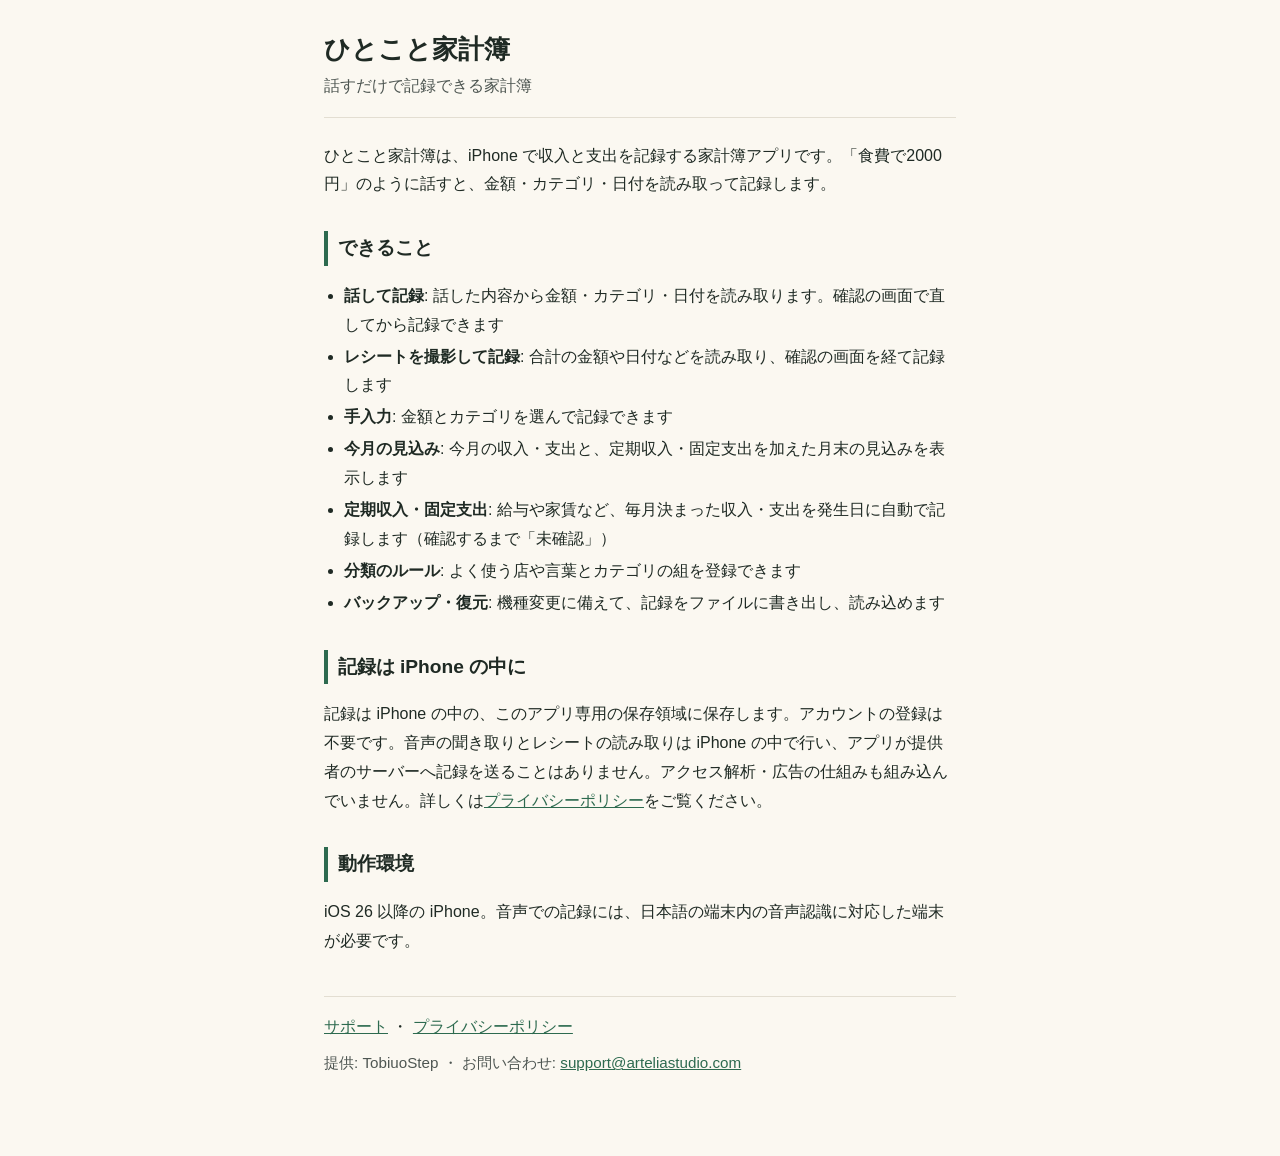
<file: index.html>
<!DOCTYPE html>
<html lang="ja">
<head>
<meta charset="utf-8">
<meta name="viewport" content="width=device-width, initial-scale=1">
<meta name="robots" content="noindex">
<meta name="description" content="ひとこと家計簿は、話すだけで記録できる iPhone の家計簿アプリです。">
<title>ひとこと家計簿</title>
<link rel="stylesheet" href="style.css">
</head>
<body>
<main>
<header>
  <h1>ひとこと家計簿</h1>
  <p>話すだけで記録できる家計簿</p>
</header>

<p>ひとこと家計簿は、iPhone で収入と支出を記録する家計簿アプリです。「食費で2000円」のように話すと、金額・カテゴリ・日付を読み取って記録します。</p>

<h2>できること</h2>
<ul>
  <li><strong>話して記録</strong>: 話した内容から金額・カテゴリ・日付を読み取ります。確認の画面で直してから記録できます</li>
  <li><strong>レシートを撮影して記録</strong>: 合計の金額や日付などを読み取り、確認の画面を経て記録します</li>
  <li><strong>手入力</strong>: 金額とカテゴリを選んで記録できます</li>
  <li><strong>今月の見込み</strong>: 今月の収入・支出と、定期収入・固定支出を加えた月末の見込みを表示します</li>
  <li><strong>定期収入・固定支出</strong>: 給与や家賃など、毎月決まった収入・支出を発生日に自動で記録します（確認するまで「未確認」）</li>
  <li><strong>分類のルール</strong>: よく使う店や言葉とカテゴリの組を登録できます</li>
  <li><strong>バックアップ・復元</strong>: 機種変更に備えて、記録をファイルに書き出し、読み込めます</li>
</ul>

<h2>記録は iPhone の中に</h2>
<p>記録は iPhone の中の、このアプリ専用の保存領域に保存します。アカウントの登録は不要です。音声の聞き取りとレシートの読み取りは iPhone の中で行い、アプリが提供者のサーバーへ記録を送ることはありません。アクセス解析・広告の仕組みも組み込んでいません。詳しくは<a href="privacy.html">プライバシーポリシー</a>をご覧ください。</p>

<h2>動作環境</h2>
<p>iOS 26 以降の iPhone。音声での記録には、日本語の端末内の音声認識に対応した端末が必要です。</p>

<nav><a href="support.html">サポート</a> ・ <a href="privacy.html">プライバシーポリシー</a></nav>
<p class="note">提供: TobiuoStep ・ お問い合わせ: <a href="mailto:support@arteliastudio.com">support@arteliastudio.com</a></p>
</main>
</body>
</html>
</file>
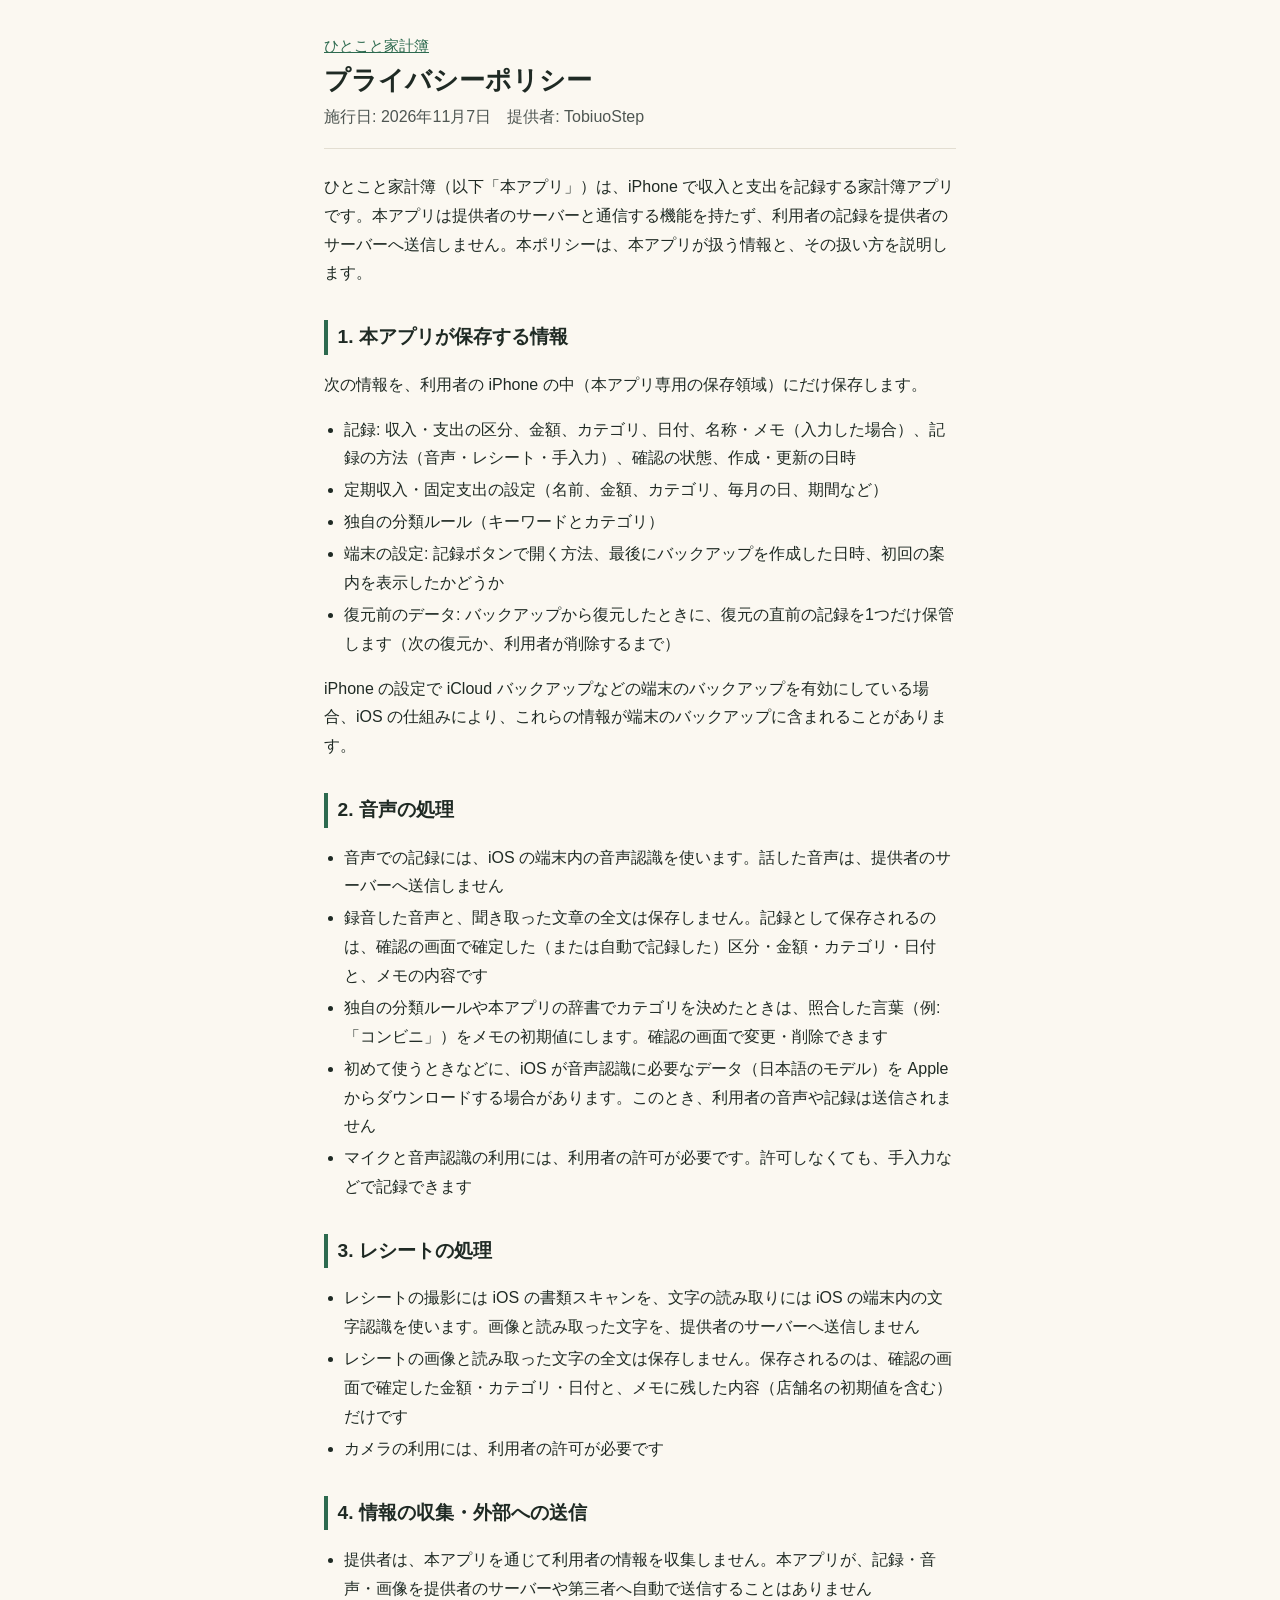
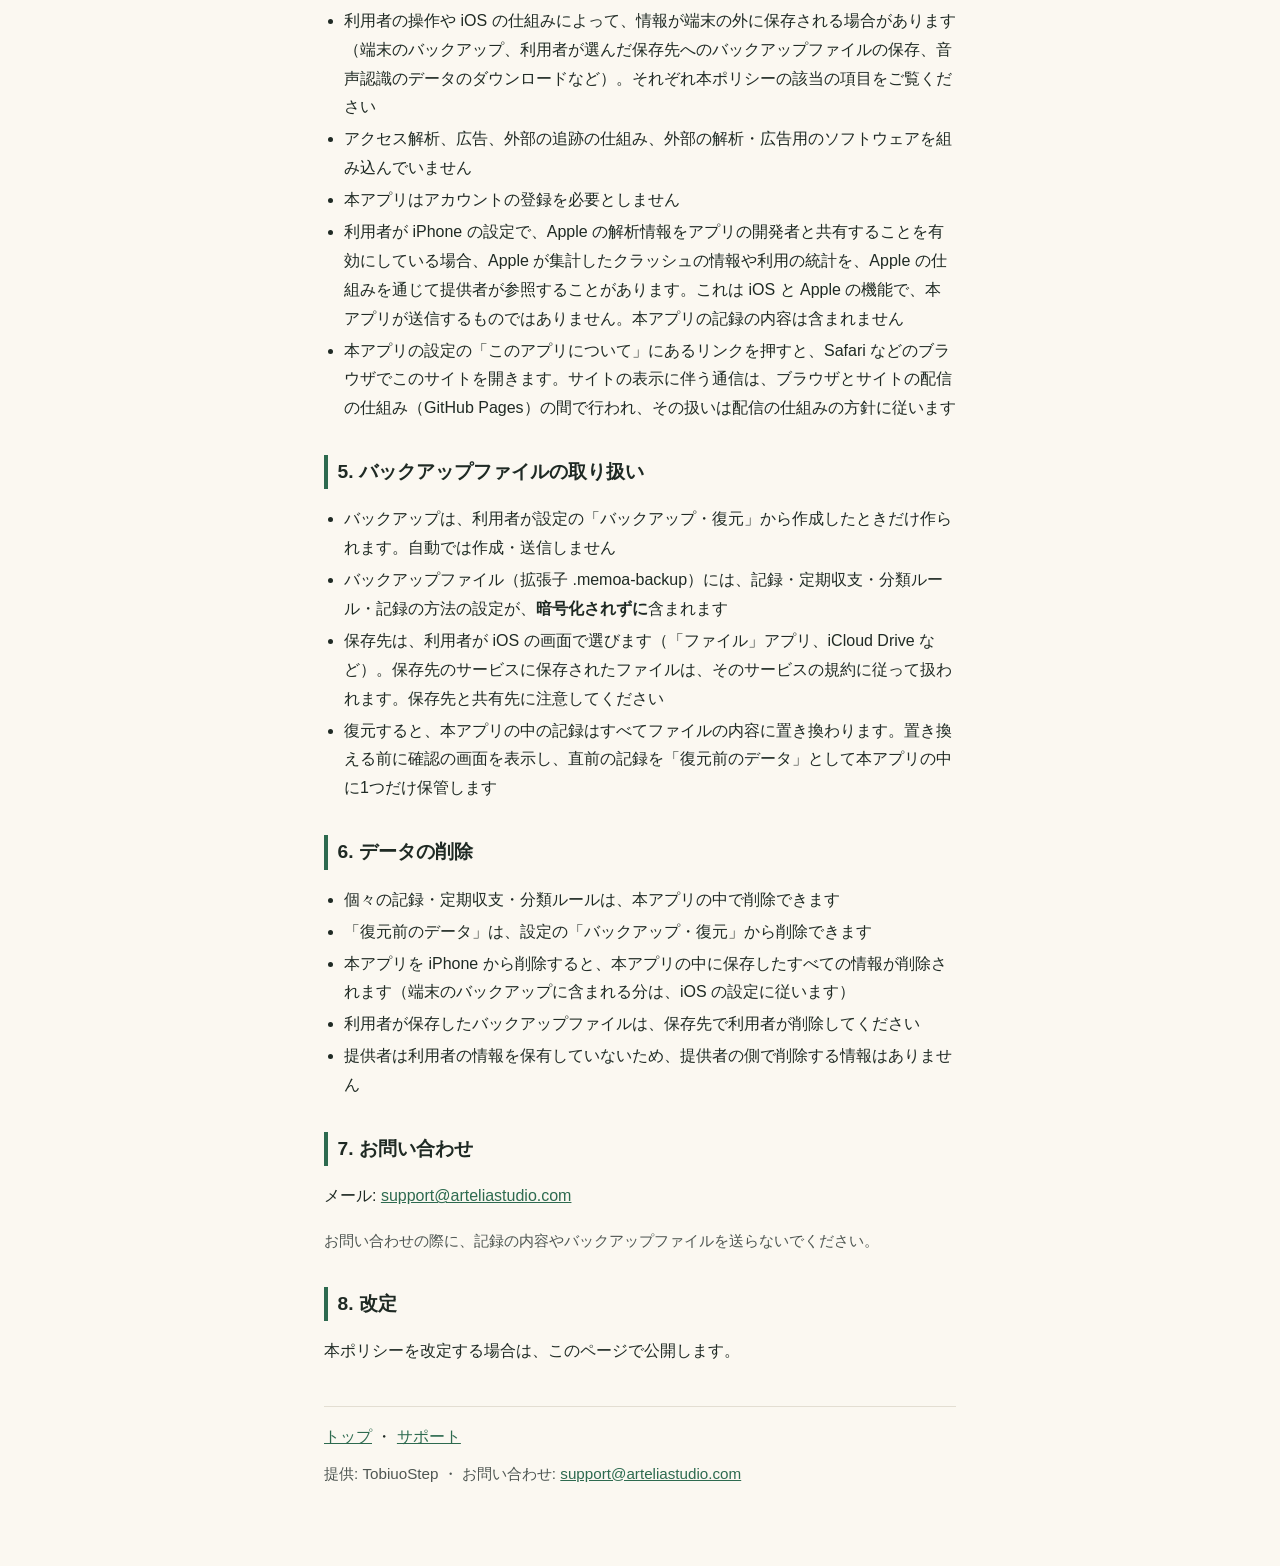
<file: privacy.html>
<!DOCTYPE html>
<html lang="ja">
<head>
<meta charset="utf-8">
<meta name="viewport" content="width=device-width, initial-scale=1">
<meta name="robots" content="noindex">
<title>プライバシーポリシー | ひとこと家計簿</title>
<link rel="stylesheet" href="style.css">
</head>
<body>
<main>
<header>
  <p class="crumb"><a href="index.html">ひとこと家計簿</a></p>
  <h1>プライバシーポリシー</h1>
  <p>施行日: 2026年11月7日　提供者: TobiuoStep</p>
</header>

<p>ひとこと家計簿（以下「本アプリ」）は、iPhone で収入と支出を記録する家計簿アプリです。本アプリは提供者のサーバーと通信する機能を持たず、利用者の記録を提供者のサーバーへ送信しません。本ポリシーは、本アプリが扱う情報と、その扱い方を説明します。</p>

<h2>1. 本アプリが保存する情報</h2>
<p>次の情報を、利用者の iPhone の中（本アプリ専用の保存領域）にだけ保存します。</p>
<ul>
  <li>記録: 収入・支出の区分、金額、カテゴリ、日付、名称・メモ（入力した場合）、記録の方法（音声・レシート・手入力）、確認の状態、作成・更新の日時</li>
  <li>定期収入・固定支出の設定（名前、金額、カテゴリ、毎月の日、期間など）</li>
  <li>独自の分類ルール（キーワードとカテゴリ）</li>
  <li>端末の設定: 記録ボタンで開く方法、最後にバックアップを作成した日時、初回の案内を表示したかどうか</li>
  <li>復元前のデータ: バックアップから復元したときに、復元の直前の記録を1つだけ保管します（次の復元か、利用者が削除するまで）</li>
</ul>
<p>iPhone の設定で iCloud バックアップなどの端末のバックアップを有効にしている場合、iOS の仕組みにより、これらの情報が端末のバックアップに含まれることがあります。</p>

<h2>2. 音声の処理</h2>
<ul>
  <li>音声での記録には、iOS の端末内の音声認識を使います。話した音声は、提供者のサーバーへ送信しません</li>
  <li>録音した音声と、聞き取った文章の全文は保存しません。記録として保存されるのは、確認の画面で確定した（または自動で記録した）区分・金額・カテゴリ・日付と、メモの内容です</li>
  <li>独自の分類ルールや本アプリの辞書でカテゴリを決めたときは、照合した言葉（例:「コンビニ」）をメモの初期値にします。確認の画面で変更・削除できます</li>
  <li>初めて使うときなどに、iOS が音声認識に必要なデータ（日本語のモデル）を Apple からダウンロードする場合があります。このとき、利用者の音声や記録は送信されません</li>
  <li>マイクと音声認識の利用には、利用者の許可が必要です。許可しなくても、手入力などで記録できます</li>
</ul>

<h2>3. レシートの処理</h2>
<ul>
  <li>レシートの撮影には iOS の書類スキャンを、文字の読み取りには iOS の端末内の文字認識を使います。画像と読み取った文字を、提供者のサーバーへ送信しません</li>
  <li>レシートの画像と読み取った文字の全文は保存しません。保存されるのは、確認の画面で確定した金額・カテゴリ・日付と、メモに残した内容（店舗名の初期値を含む）だけです</li>
  <li>カメラの利用には、利用者の許可が必要です</li>
</ul>

<h2>4. 情報の収集・外部への送信</h2>
<ul>
  <li>提供者は、本アプリを通じて利用者の情報を収集しません。本アプリが、記録・音声・画像を提供者のサーバーや第三者へ自動で送信することはありません</li>
  <li>利用者の操作や iOS の仕組みによって、情報が端末の外に保存される場合があります（端末のバックアップ、利用者が選んだ保存先へのバックアップファイルの保存、音声認識のデータのダウンロードなど）。それぞれ本ポリシーの該当の項目をご覧ください</li>
  <li>アクセス解析、広告、外部の追跡の仕組み、外部の解析・広告用のソフトウェアを組み込んでいません</li>
  <li>本アプリはアカウントの登録を必要としません</li>
  <li>利用者が iPhone の設定で、Apple の解析情報をアプリの開発者と共有することを有効にしている場合、Apple が集計したクラッシュの情報や利用の統計を、Apple の仕組みを通じて提供者が参照することがあります。これは iOS と Apple の機能で、本アプリが送信するものではありません。本アプリの記録の内容は含まれません</li>
  <li>本アプリの設定の「このアプリについて」にあるリンクを押すと、Safari などのブラウザでこのサイトを開きます。サイトの表示に伴う通信は、ブラウザとサイトの配信の仕組み（GitHub Pages）の間で行われ、その扱いは配信の仕組みの方針に従います</li>
</ul>

<h2>5. バックアップファイルの取り扱い</h2>
<ul>
  <li>バックアップは、利用者が設定の「バックアップ・復元」から作成したときだけ作られます。自動では作成・送信しません</li>
  <li>バックアップファイル（拡張子 .memoa-backup）には、記録・定期収支・分類ルール・記録の方法の設定が、<strong>暗号化されずに</strong>含まれます</li>
  <li>保存先は、利用者が iOS の画面で選びます（「ファイル」アプリ、iCloud Drive など）。保存先のサービスに保存されたファイルは、そのサービスの規約に従って扱われます。保存先と共有先に注意してください</li>
  <li>復元すると、本アプリの中の記録はすべてファイルの内容に置き換わります。置き換える前に確認の画面を表示し、直前の記録を「復元前のデータ」として本アプリの中に1つだけ保管します</li>
</ul>

<h2>6. データの削除</h2>
<ul>
  <li>個々の記録・定期収支・分類ルールは、本アプリの中で削除できます</li>
  <li>「復元前のデータ」は、設定の「バックアップ・復元」から削除できます</li>
  <li>本アプリを iPhone から削除すると、本アプリの中に保存したすべての情報が削除されます（端末のバックアップに含まれる分は、iOS の設定に従います）</li>
  <li>利用者が保存したバックアップファイルは、保存先で利用者が削除してください</li>
  <li>提供者は利用者の情報を保有していないため、提供者の側で削除する情報はありません</li>
</ul>

<h2>7. お問い合わせ</h2>
<p>メール: <a href="mailto:support@arteliastudio.com">support@arteliastudio.com</a></p>
<p class="note">お問い合わせの際に、記録の内容やバックアップファイルを送らないでください。</p>

<h2>8. 改定</h2>
<p>本ポリシーを改定する場合は、このページで公開します。</p>

<nav><a href="index.html">トップ</a> ・ <a href="support.html">サポート</a></nav>
<p class="note">提供: TobiuoStep ・ お問い合わせ: <a href="mailto:support@arteliastudio.com">support@arteliastudio.com</a></p>
</main>
</body>
</html>
</file>
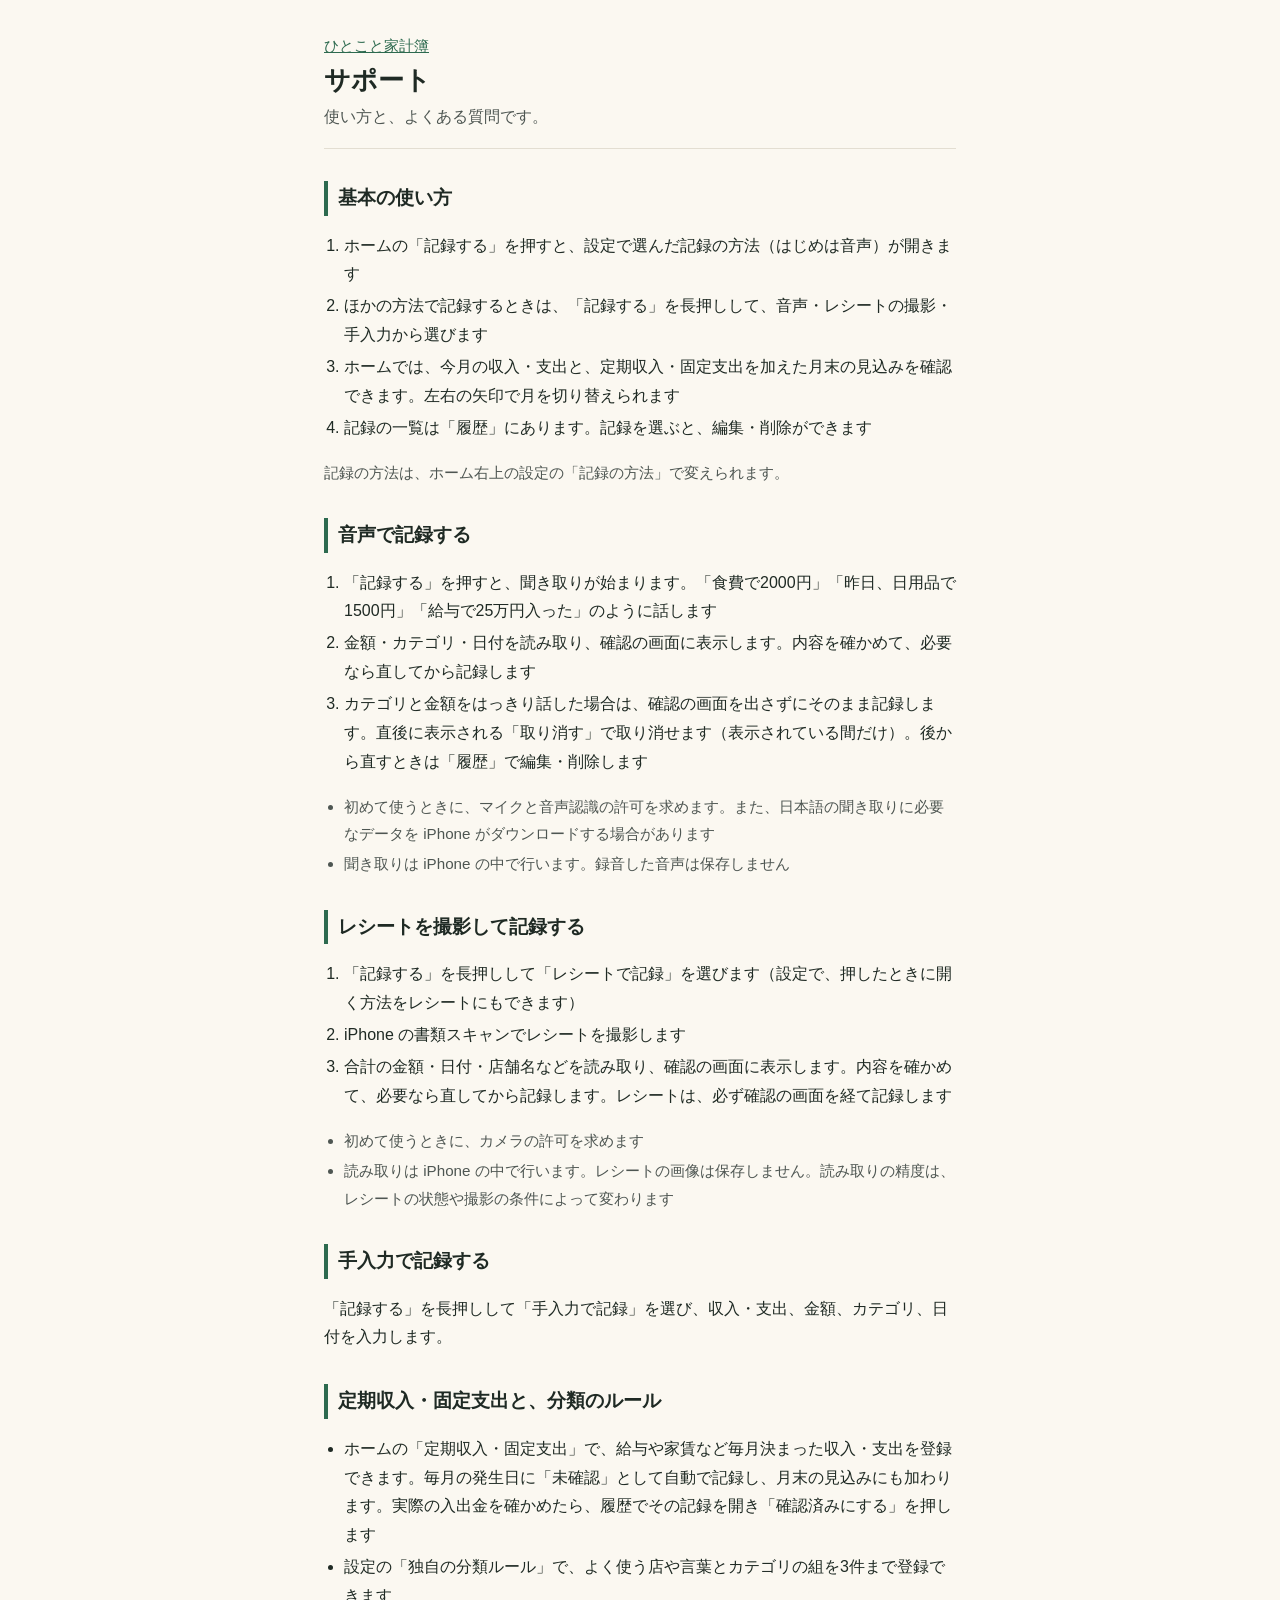
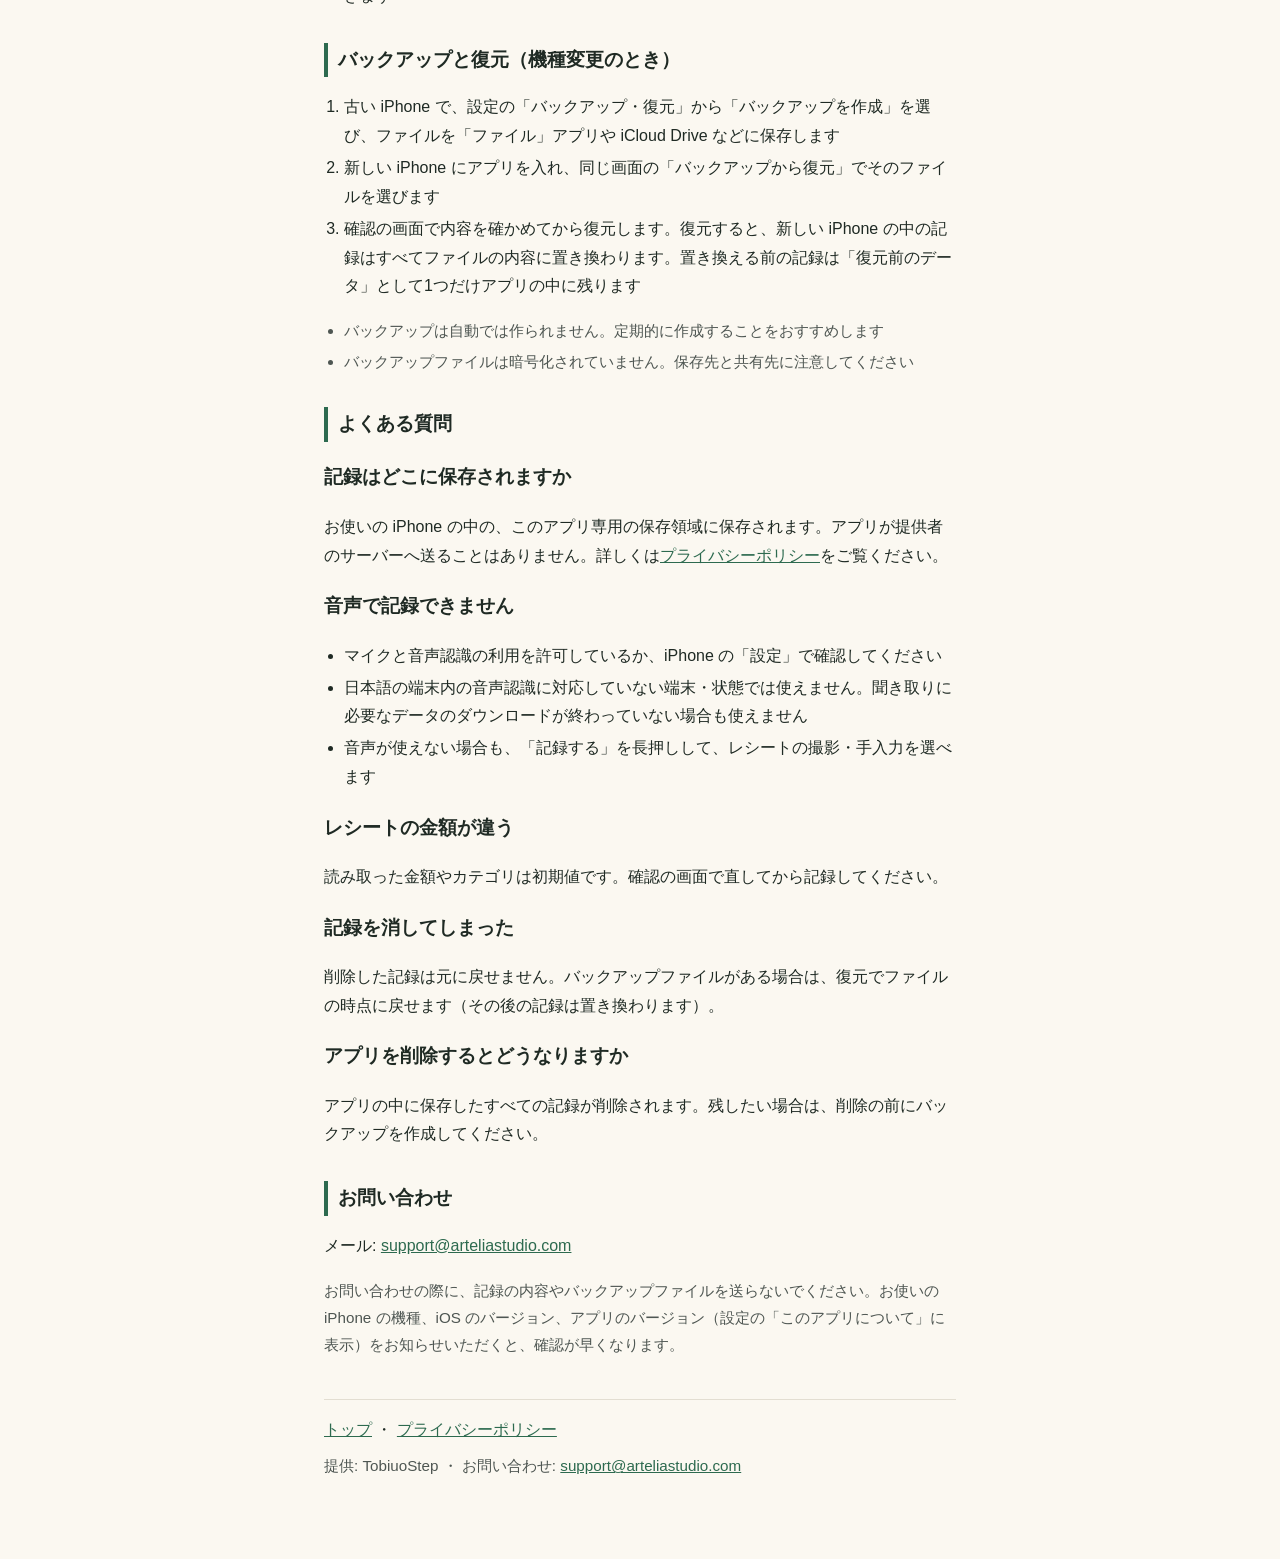
<file: support.html>
<!DOCTYPE html>
<html lang="ja">
<head>
<meta charset="utf-8">
<meta name="viewport" content="width=device-width, initial-scale=1">
<meta name="robots" content="noindex">
<title>サポート | ひとこと家計簿</title>
<link rel="stylesheet" href="style.css">
</head>
<body>
<main>
<header>
  <p class="crumb"><a href="index.html">ひとこと家計簿</a></p>
  <h1>サポート</h1>
  <p>使い方と、よくある質問です。</p>
</header>

<h2>基本の使い方</h2>
<ol>
  <li>ホームの「記録する」を押すと、設定で選んだ記録の方法（はじめは音声）が開きます</li>
  <li>ほかの方法で記録するときは、「記録する」を長押しして、音声・レシートの撮影・手入力から選びます</li>
  <li>ホームでは、今月の収入・支出と、定期収入・固定支出を加えた月末の見込みを確認できます。左右の矢印で月を切り替えられます</li>
  <li>記録の一覧は「履歴」にあります。記録を選ぶと、編集・削除ができます</li>
</ol>
<p class="note">記録の方法は、ホーム右上の設定の「記録の方法」で変えられます。</p>

<h2>音声で記録する</h2>
<ol>
  <li>「記録する」を押すと、聞き取りが始まります。「食費で2000円」「昨日、日用品で1500円」「給与で25万円入った」のように話します</li>
  <li>金額・カテゴリ・日付を読み取り、確認の画面に表示します。内容を確かめて、必要なら直してから記録します</li>
  <li>カテゴリと金額をはっきり話した場合は、確認の画面を出さずにそのまま記録します。直後に表示される「取り消す」で取り消せます（表示されている間だけ）。後から直すときは「履歴」で編集・削除します</li>
</ol>
<ul class="note">
  <li>初めて使うときに、マイクと音声認識の許可を求めます。また、日本語の聞き取りに必要なデータを iPhone がダウンロードする場合があります</li>
  <li>聞き取りは iPhone の中で行います。録音した音声は保存しません</li>
</ul>

<h2>レシートを撮影して記録する</h2>
<ol>
  <li>「記録する」を長押しして「レシートで記録」を選びます（設定で、押したときに開く方法をレシートにもできます）</li>
  <li>iPhone の書類スキャンでレシートを撮影します</li>
  <li>合計の金額・日付・店舗名などを読み取り、確認の画面に表示します。内容を確かめて、必要なら直してから記録します。レシートは、必ず確認の画面を経て記録します</li>
</ol>
<ul class="note">
  <li>初めて使うときに、カメラの許可を求めます</li>
  <li>読み取りは iPhone の中で行います。レシートの画像は保存しません。読み取りの精度は、レシートの状態や撮影の条件によって変わります</li>
</ul>

<h2>手入力で記録する</h2>
<p>「記録する」を長押しして「手入力で記録」を選び、収入・支出、金額、カテゴリ、日付を入力します。</p>

<h2>定期収入・固定支出と、分類のルール</h2>
<ul>
  <li>ホームの「定期収入・固定支出」で、給与や家賃など毎月決まった収入・支出を登録できます。毎月の発生日に「未確認」として自動で記録し、月末の見込みにも加わります。実際の入出金を確かめたら、履歴でその記録を開き「確認済みにする」を押します</li>
  <li>設定の「独自の分類ルール」で、よく使う店や言葉とカテゴリの組を3件まで登録できます</li>
</ul>

<h2>バックアップと復元（機種変更のとき）</h2>
<ol>
  <li>古い iPhone で、設定の「バックアップ・復元」から「バックアップを作成」を選び、ファイルを「ファイル」アプリや iCloud Drive などに保存します</li>
  <li>新しい iPhone にアプリを入れ、同じ画面の「バックアップから復元」でそのファイルを選びます</li>
  <li>確認の画面で内容を確かめてから復元します。復元すると、新しい iPhone の中の記録はすべてファイルの内容に置き換わります。置き換える前の記録は「復元前のデータ」として1つだけアプリの中に残ります</li>
</ol>
<ul class="note">
  <li>バックアップは自動では作られません。定期的に作成することをおすすめします</li>
  <li>バックアップファイルは暗号化されていません。保存先と共有先に注意してください</li>
</ul>

<h2>よくある質問</h2>
<h3>記録はどこに保存されますか</h3>
<p>お使いの iPhone の中の、このアプリ専用の保存領域に保存されます。アプリが提供者のサーバーへ送ることはありません。詳しくは<a href="privacy.html">プライバシーポリシー</a>をご覧ください。</p>

<h3>音声で記録できません</h3>
<ul>
  <li>マイクと音声認識の利用を許可しているか、iPhone の「設定」で確認してください</li>
  <li>日本語の端末内の音声認識に対応していない端末・状態では使えません。聞き取りに必要なデータのダウンロードが終わっていない場合も使えません</li>
  <li>音声が使えない場合も、「記録する」を長押しして、レシートの撮影・手入力を選べます</li>
</ul>

<h3>レシートの金額が違う</h3>
<p>読み取った金額やカテゴリは初期値です。確認の画面で直してから記録してください。</p>

<h3>記録を消してしまった</h3>
<p>削除した記録は元に戻せません。バックアップファイルがある場合は、復元でファイルの時点に戻せます（その後の記録は置き換わります）。</p>

<h3>アプリを削除するとどうなりますか</h3>
<p>アプリの中に保存したすべての記録が削除されます。残したい場合は、削除の前にバックアップを作成してください。</p>

<h2>お問い合わせ</h2>
<p>メール: <a href="mailto:support@arteliastudio.com">support@arteliastudio.com</a></p>
<p class="note">お問い合わせの際に、記録の内容やバックアップファイルを送らないでください。お使いの iPhone の機種、iOS のバージョン、アプリのバージョン（設定の「このアプリについて」に表示）をお知らせいただくと、確認が早くなります。</p>

<nav><a href="index.html">トップ</a> ・ <a href="privacy.html">プライバシーポリシー</a></nav>
<p class="note">提供: TobiuoStep ・ お問い合わせ: <a href="mailto:support@arteliastudio.com">support@arteliastudio.com</a></p>
</main>
</body>
</html>
</file>
<file: style.css>
/* ひとこと家計簿の公開用ページ（docs/phase-8 §7.5・§23）。外部のフォント・スクリプト・解析を使わない */
:root {
  color-scheme: light dark;
  --bg: #FBF8F1;        /* アイボリー */
  --text: #1F2A24;
  --muted: #4E5652;
  --accent: #2D6A4F;    /* 深緑 */
  --rule: #E3DED2;
}
@media (prefers-color-scheme: dark) {
  :root { --bg: #141815; --text: #ECEFEA; --muted: #B5BCB6; --accent: #8FD1B1; --rule: #2C332E; }
}
* { box-sizing: border-box; }
body {
  margin: 0; background: var(--bg); color: var(--text);
  font-family: -apple-system, "Hiragino Sans", "Hiragino Kaku Gothic ProN", "Noto Sans JP", sans-serif;
  line-height: 1.8; font-size: 1rem; -webkit-text-size-adjust: 100%;
}
main { max-width: 42rem; margin: 0 auto; padding: 2rem 1.25rem 4rem; }
header { border-bottom: 1px solid var(--rule); margin-bottom: 1.5rem; }
header p { color: var(--muted); margin-top: 0; }
h1 { font-size: 1.6rem; line-height: 1.4; margin: 0 0 .25rem; }
h2 { font-size: 1.2rem; margin-top: 2rem; border-left: 4px solid var(--accent); padding-left: .6rem; }
a { color: var(--accent); overflow-wrap: anywhere; }
.crumb { margin: 0 0 .25rem; font-size: .95rem; }
ul, ol { padding-left: 1.25rem; }
li { margin: .2rem 0; }
.note { color: var(--muted); font-size: .95rem; }
nav + .note { margin-top: .5rem; }
nav { margin-top: 2.5rem; border-top: 1px solid var(--rule); padding-top: 1rem; }
</file>
